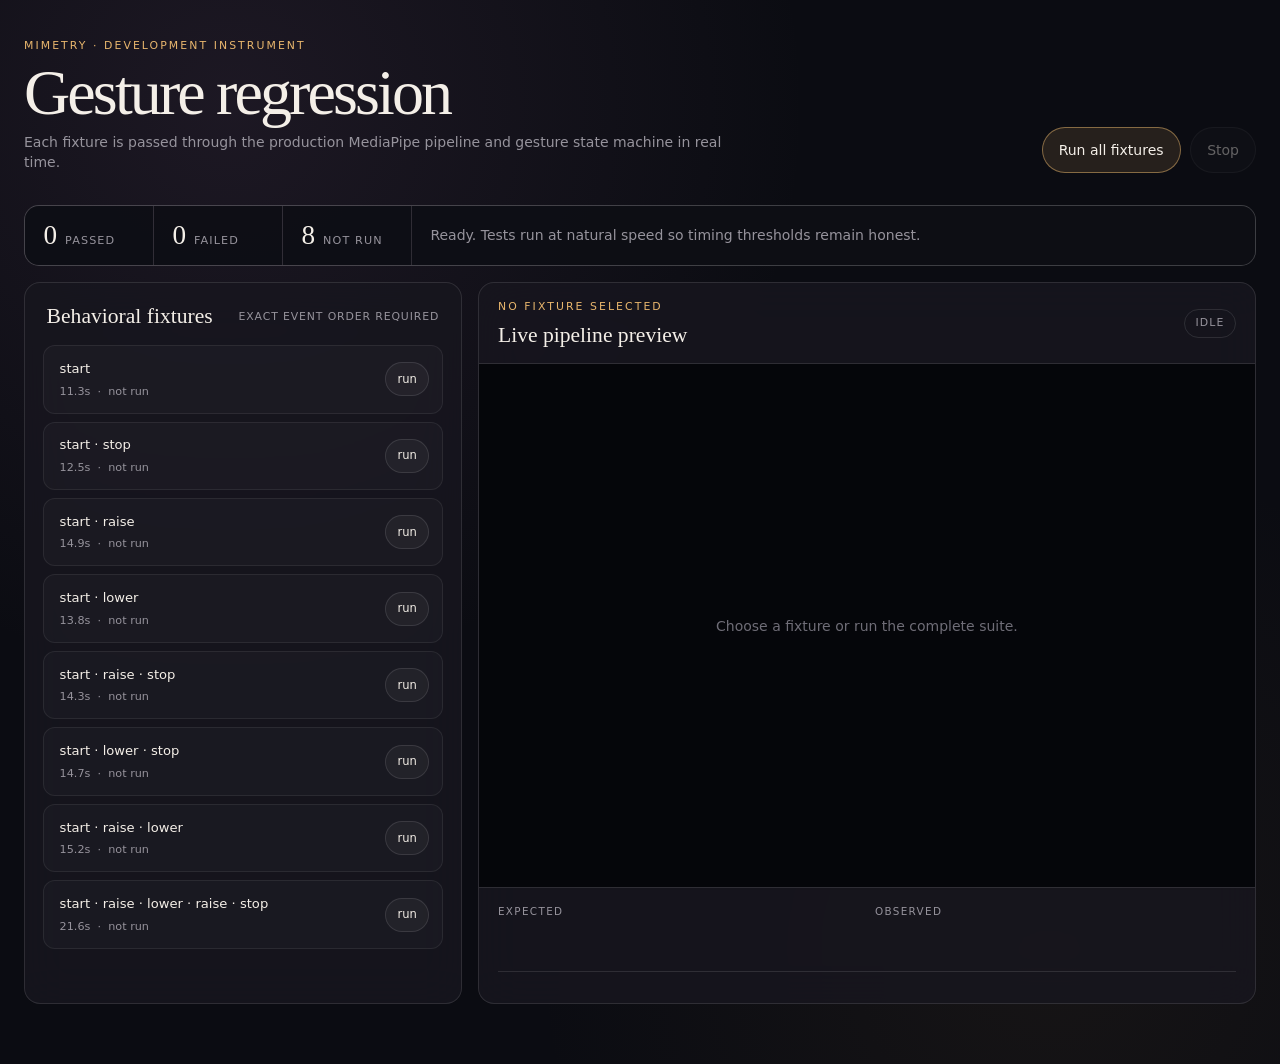
<file: gesture-tests.html>
<!doctype html>
<html lang="en">
  <head>
    <meta charset="UTF-8" />
    <meta name="viewport" content="width=device-width, initial-scale=1.0" />
    <meta name="theme-color" content="#0b0c12" />
    <title>Mimetry · Gesture Regression</title>
    <link rel="stylesheet" href="gesture-tests.css?v=1" />
  </head>
  <body>
    <main class="test-shell">
      <header class="test-header">
        <div>
          <p class="eyebrow">Mimetry · development instrument</p>
          <h1>Gesture regression</h1>
          <p class="lede">Each fixture is passed through the production MediaPipe pipeline and gesture state machine in real time.</p>
        </div>
        <div class="suite-actions">
          <button id="run-all" class="primary" type="button">Run all fixtures</button>
          <button id="stop-run" type="button" disabled>Stop</button>
        </div>
      </header>

      <section class="summary" aria-live="polite">
        <div><strong id="passed-count">0</strong><span>passed</span></div>
        <div><strong id="failed-count">0</strong><span>failed</span></div>
        <div><strong id="pending-count">8</strong><span>not run</span></div>
        <p id="suite-status">Ready. Tests run at natural speed so timing thresholds remain honest.</p>
      </section>

      <section class="workspace">
        <div class="fixtures-panel">
          <div class="section-heading">
            <h2>Behavioral fixtures</h2>
            <span>exact event order required</span>
          </div>
          <ol id="fixture-list" class="fixture-list"></ol>
        </div>

        <div class="run-panel">
          <div class="stage-header">
            <div>
              <p id="current-label" class="eyebrow">No fixture selected</p>
              <h2 id="current-title">Live pipeline preview</h2>
            </div>
            <span id="current-state" class="state-pill">idle</span>
          </div>
          <div class="stage">
            <iframe id="fixture-frame" title="Gesture fixture running through Mimetry" allow="autoplay"></iframe>
            <div id="stage-empty" class="stage-empty">Choose a fixture or run the complete suite.</div>
          </div>
          <div class="event-console">
            <div>
              <span>expected</span>
              <div id="expected-events" class="event-sequence"></div>
            </div>
            <div>
              <span>observed</span>
              <div id="observed-events" class="event-sequence"></div>
            </div>
            <ol id="event-log" class="event-log"></ol>
          </div>
        </div>
      </section>
    </main>
    <script id="gesture-report" type="application/json">{}</script>
    <script src="gesture-tests.js?v=4"></script>
  </body>
</html>
</file>
<file: gesture-tests.css>
:root {
  color-scheme: dark;
  --ink: #f4efe8;
  --muted: #96939c;
  --line: rgba(255, 255, 255, .11);
  --panel: rgba(24, 23, 31, .82);
  --gold: #e8b66d;
  --green: #87c7a3;
  --red: #df8993;
}

* { box-sizing: border-box; }

body {
  margin: 0;
  min-height: 100vh;
  background:
    radial-gradient(circle at 18% 10%, rgba(117, 83, 122, .17), transparent 36rem),
    radial-gradient(circle at 82% 90%, rgba(104, 79, 45, .12), transparent 32rem),
    #0b0c12;
  color: var(--ink);
  font: 14px/1.45 Inter, ui-sans-serif, system-ui, sans-serif;
}

button {
  border: 1px solid var(--line);
  border-radius: 999px;
  padding: .72rem 1rem;
  background: rgba(255, 255, 255, .04);
  color: var(--ink);
  font: inherit;
  cursor: pointer;
}

button:hover:not(:disabled) { border-color: rgba(232, 182, 109, .55); }
button:disabled { cursor: default; opacity: .38; }
button.primary { border-color: rgba(232, 182, 109, .5); background: rgba(232, 182, 109, .12); }

.test-shell { width: min(1500px, calc(100% - 48px)); margin: 0 auto; padding: 38px 0 60px; }
.test-header { display: flex; justify-content: space-between; gap: 2rem; align-items: end; }
.eyebrow { margin: 0 0 .55rem; color: var(--gold); font-size: .68rem; letter-spacing: .19em; text-transform: uppercase; }
h1, h2, p { margin-top: 0; }
h1 { margin-bottom: .55rem; font: 400 clamp(2.5rem, 5vw, 5rem)/.95 Georgia, serif; letter-spacing: -.045em; }
h2 { margin-bottom: 0; font: 400 1.35rem/1.1 Georgia, serif; }
.lede { max-width: 44rem; margin-bottom: 0; color: var(--muted); }
.suite-actions { display: flex; gap: .6rem; flex: none; }

.summary {
  display: grid;
  grid-template-columns: repeat(3, 8rem) 1fr;
  gap: 1px;
  margin: 2rem 0 1rem;
  overflow: hidden;
  border: 1px solid var(--line);
  border-radius: 15px;
  background: var(--line);
}

.summary > * { margin: 0; background: rgba(12, 13, 20, .95); padding: 1rem 1.15rem; }
.summary div { display: flex; align-items: baseline; gap: .5rem; }
.summary strong { font: 400 1.7rem/1 Georgia, serif; }
.summary span { color: var(--muted); font-size: .7rem; letter-spacing: .1em; text-transform: uppercase; }
.summary p { display: flex; align-items: center; color: var(--muted); }

.workspace { display: grid; grid-template-columns: minmax(330px, .72fr) minmax(580px, 1.28fr); gap: 1rem; }
.fixtures-panel, .run-panel { border: 1px solid var(--line); border-radius: 16px; background: var(--panel); backdrop-filter: blur(22px); }
.fixtures-panel { padding: 1.1rem; }
.section-heading, .stage-header { display: flex; justify-content: space-between; align-items: center; gap: 1rem; }
.section-heading { padding: .3rem .25rem 1rem; }
.section-heading span { color: var(--muted); font-size: .68rem; letter-spacing: .08em; text-transform: uppercase; }

.fixture-list { display: grid; gap: .5rem; margin: 0; padding: 0; list-style: none; }
.fixture-row {
  display: grid;
  grid-template-columns: 1fr auto;
  gap: .8rem;
  align-items: center;
  padding: .8rem .8rem .8rem 1rem;
  border: 1px solid rgba(255, 255, 255, .07);
  border-radius: 12px;
  background: rgba(255, 255, 255, .025);
}
.fixture-row.running { border-color: rgba(232, 182, 109, .58); }
.fixture-row.passed { border-color: rgba(135, 199, 163, .45); }
.fixture-row.failed { border-color: rgba(223, 137, 147, .55); }
.fixture-name { margin-bottom: .35rem; font-size: .82rem; }
.fixture-meta { display: flex; align-items: center; gap: .45rem; color: var(--muted); font-size: .7rem; }
.fixture-result { color: var(--muted); }
.fixture-row.passed .fixture-result { color: var(--green); }
.fixture-row.failed .fixture-result { color: var(--red); }
.fixture-row button { padding: .48rem .72rem; font-size: .72rem; }

.run-panel { overflow: hidden; }
.stage-header { min-height: 76px; padding: 1rem 1.2rem; border-bottom: 1px solid var(--line); }
.state-pill { border: 1px solid var(--line); border-radius: 999px; padding: .36rem .65rem; color: var(--muted); font-size: .68rem; letter-spacing: .1em; text-transform: uppercase; }
.state-pill.running { border-color: rgba(232, 182, 109, .52); color: var(--gold); }
.state-pill.passed { border-color: rgba(135, 199, 163, .52); color: var(--green); }
.state-pill.failed { border-color: rgba(223, 137, 147, .6); color: var(--red); }
.stage { position: relative; aspect-ratio: 3 / 2; background: #05060a; }
.stage iframe { width: 100%; height: 100%; border: 0; opacity: 0; transition: opacity .25s ease; }
.stage iframe.active { opacity: 1; }
.stage-empty { position: absolute; inset: 0; display: grid; place-items: center; color: #6f6d77; pointer-events: none; }
.stage-empty.hidden { display: none; }

.event-console { display: grid; grid-template-columns: 1fr 1fr; gap: 1rem; padding: 1rem 1.2rem 1.2rem; border-top: 1px solid var(--line); }
.event-console > div > span { display: block; margin-bottom: .5rem; color: var(--muted); font-size: .65rem; letter-spacing: .13em; text-transform: uppercase; }
.event-sequence { display: flex; flex-wrap: wrap; gap: .4rem; min-height: 1.75rem; }
.event-chip { border: 1px solid var(--line); border-radius: 999px; padding: .28rem .5rem; font-size: .7rem; }
.event-chip.extra { border-color: rgba(223, 137, 147, .55); color: var(--red); }
.event-chip.matched { border-color: rgba(135, 199, 163, .42); color: var(--green); }
.event-log { grid-column: 1 / -1; max-height: 7.5rem; overflow: auto; margin: 0; padding: .7rem 0 0; border-top: 1px solid var(--line); list-style: none; color: var(--muted); font: .7rem/1.65 ui-monospace, SFMono-Regular, Menlo, monospace; }

@media (max-width: 900px) {
  .test-header { align-items: start; flex-direction: column; }
  .summary { grid-template-columns: repeat(3, 1fr); }
  .summary p { grid-column: 1 / -1; }
  .workspace { grid-template-columns: 1fr; }
}
</file>
